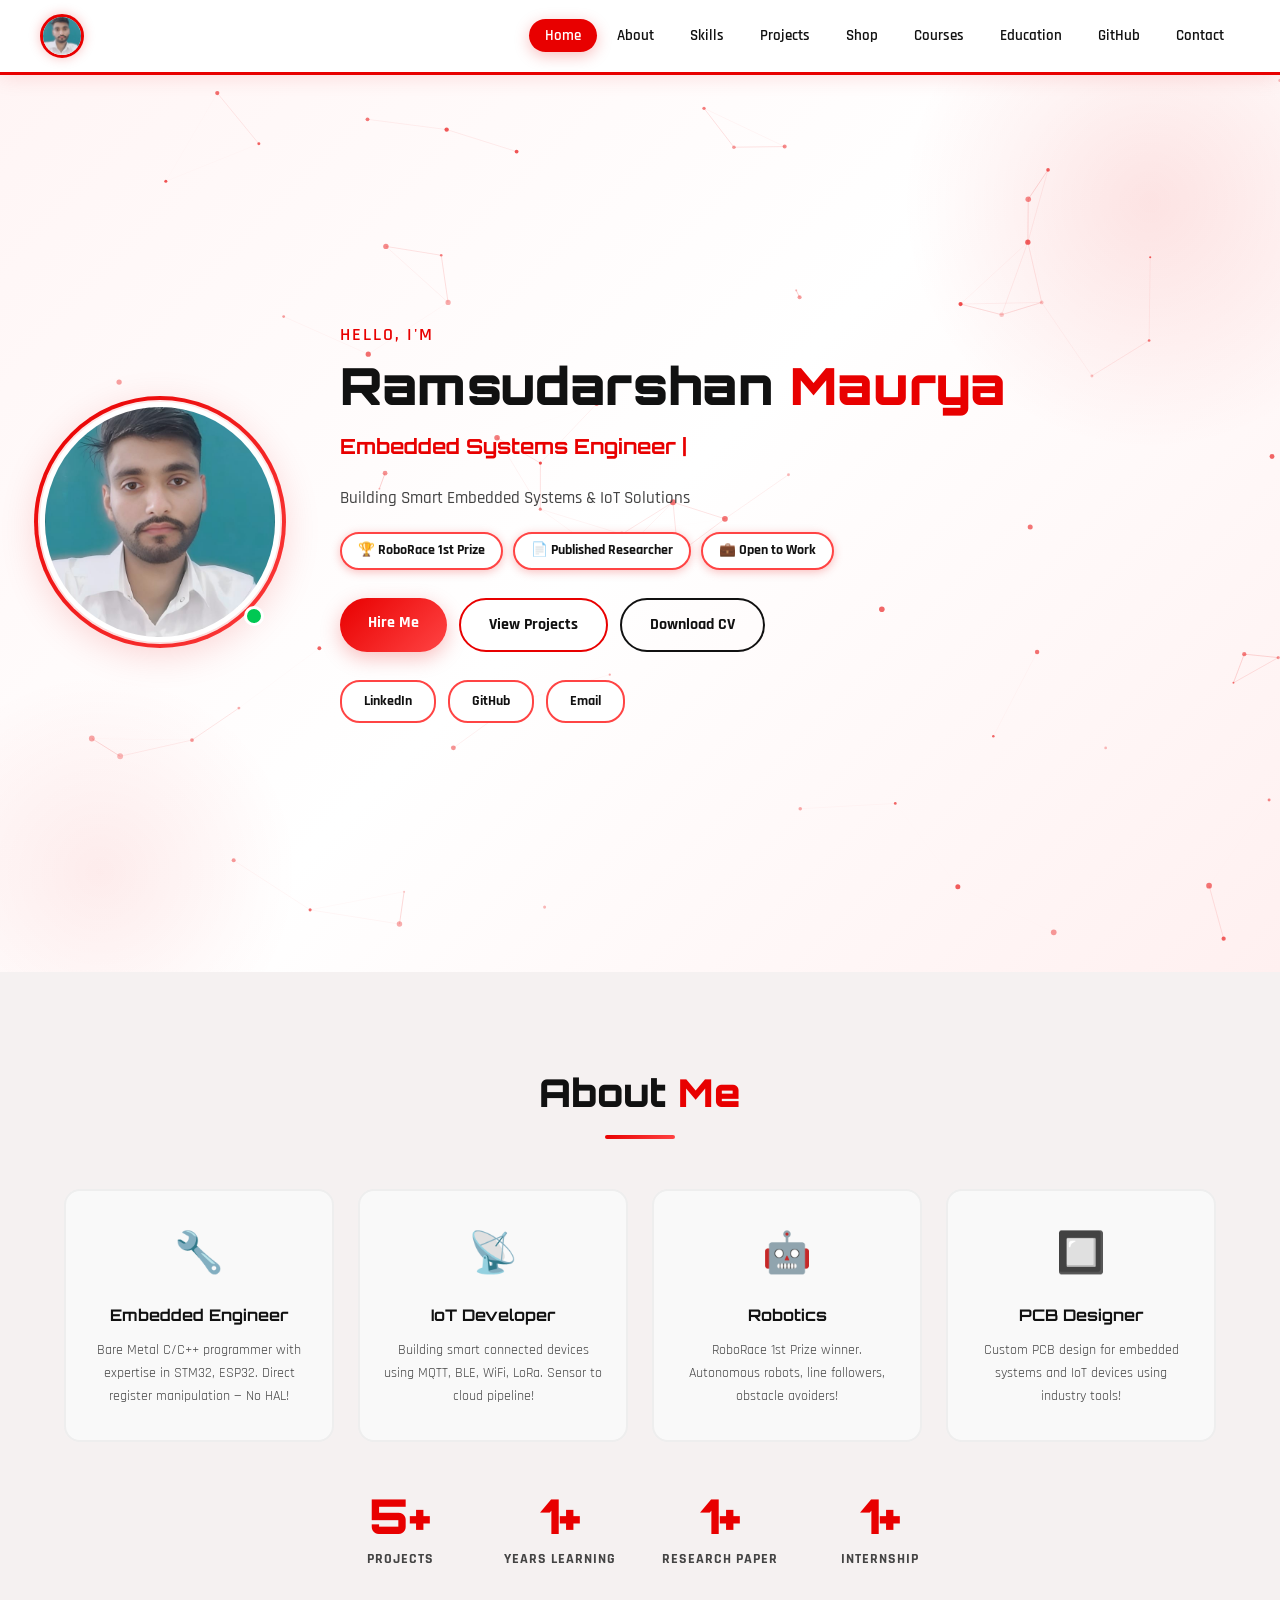
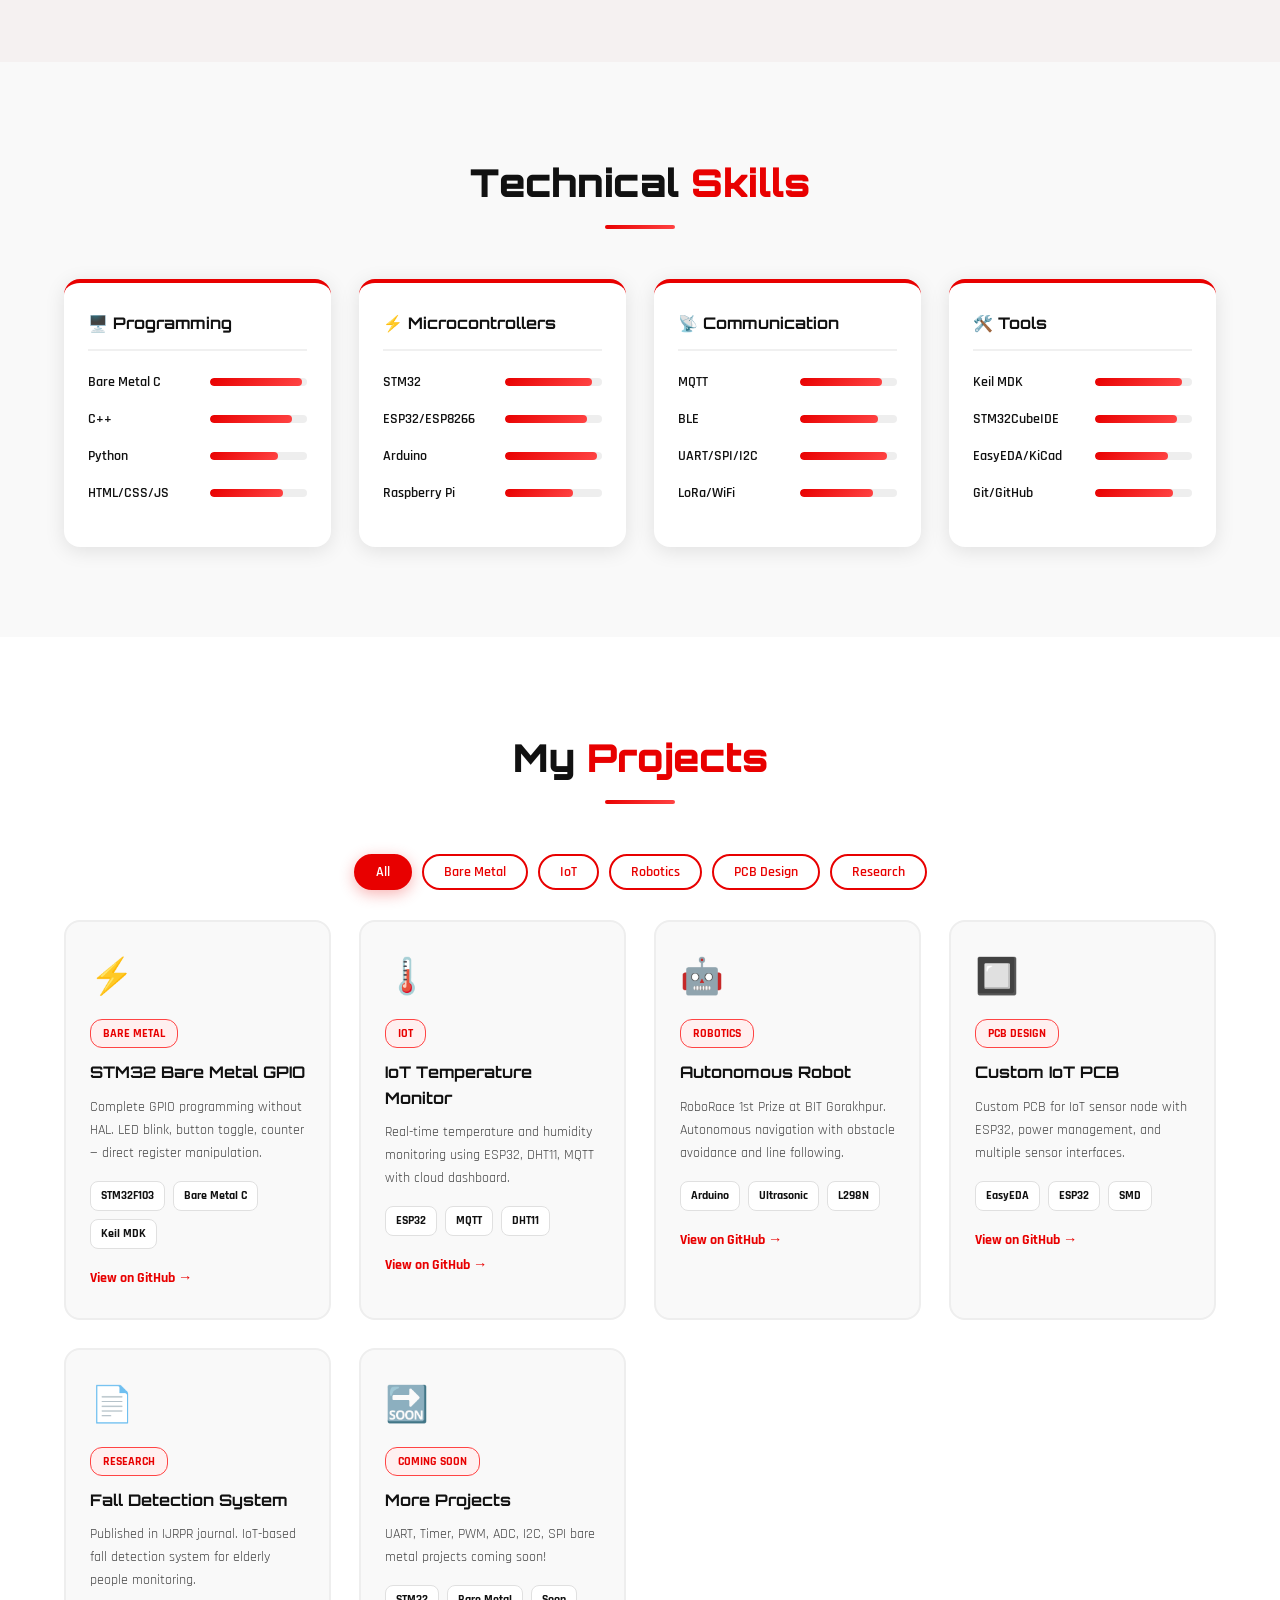
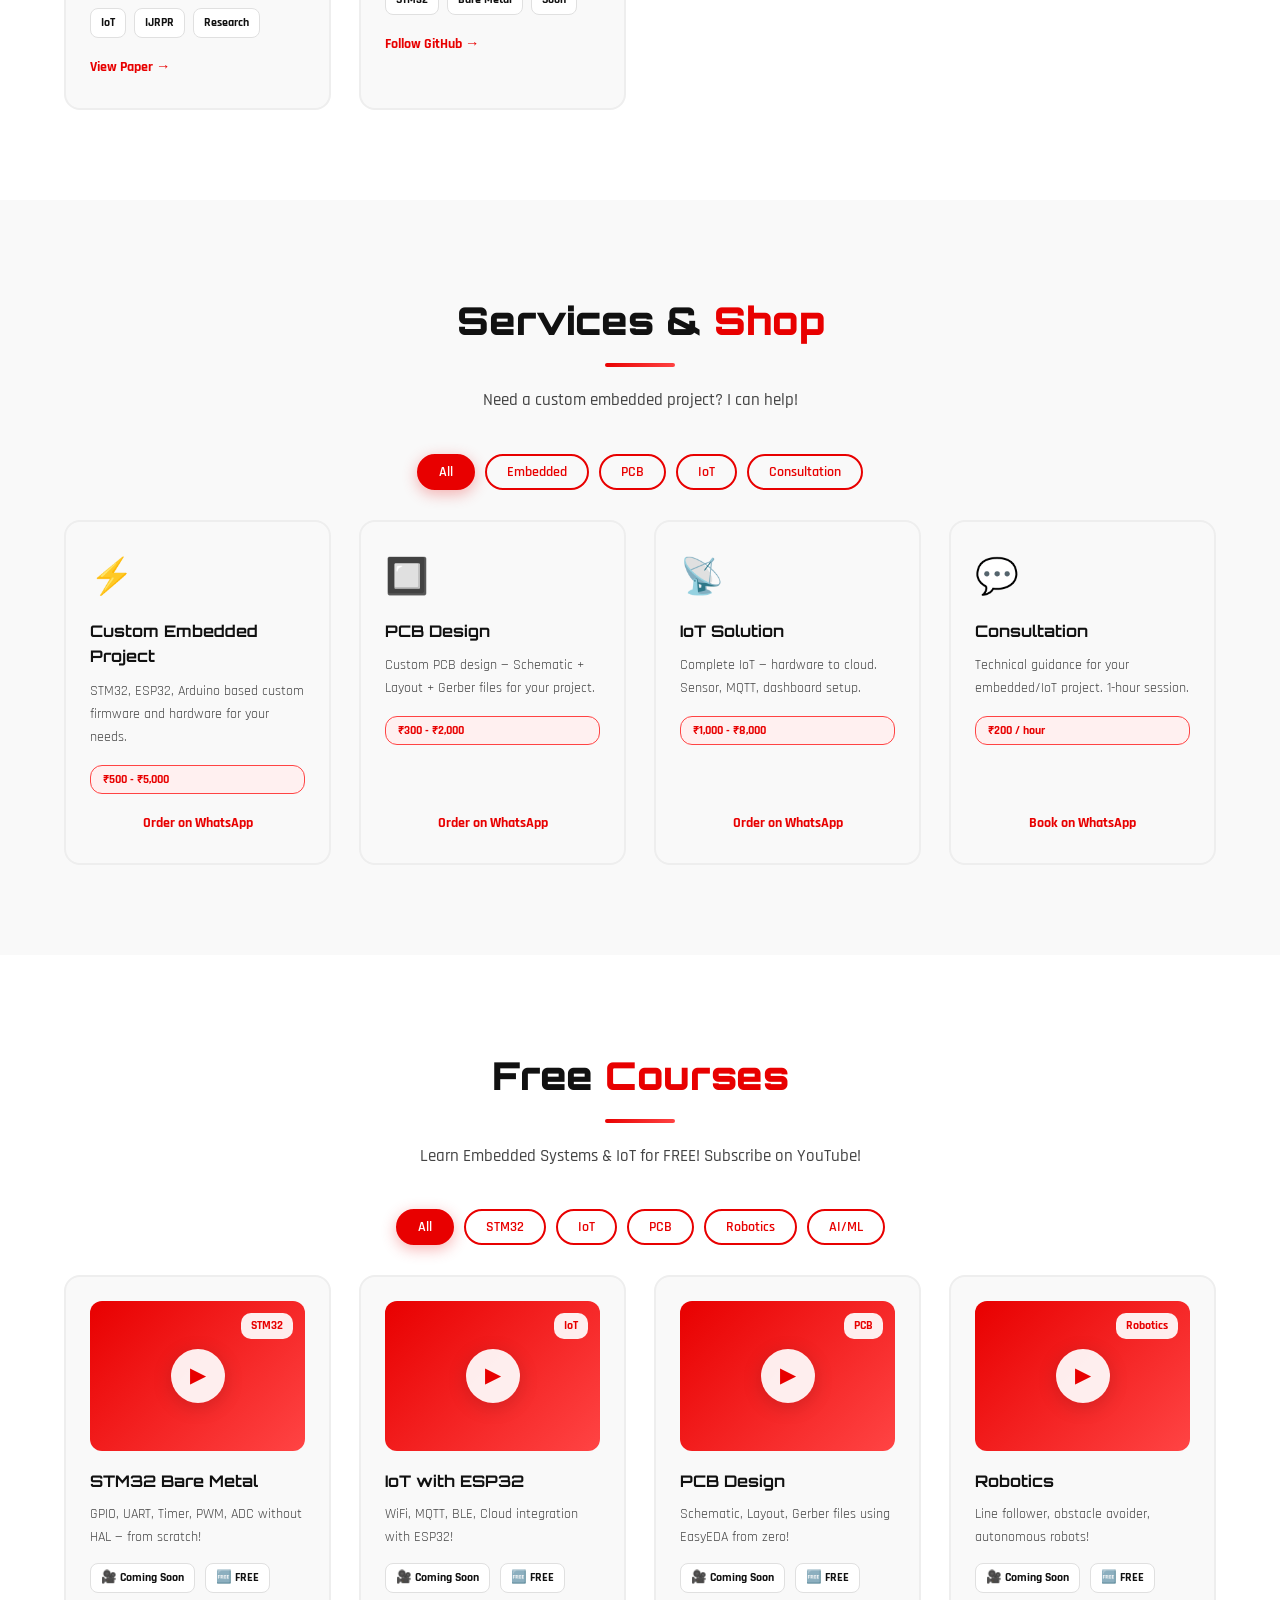
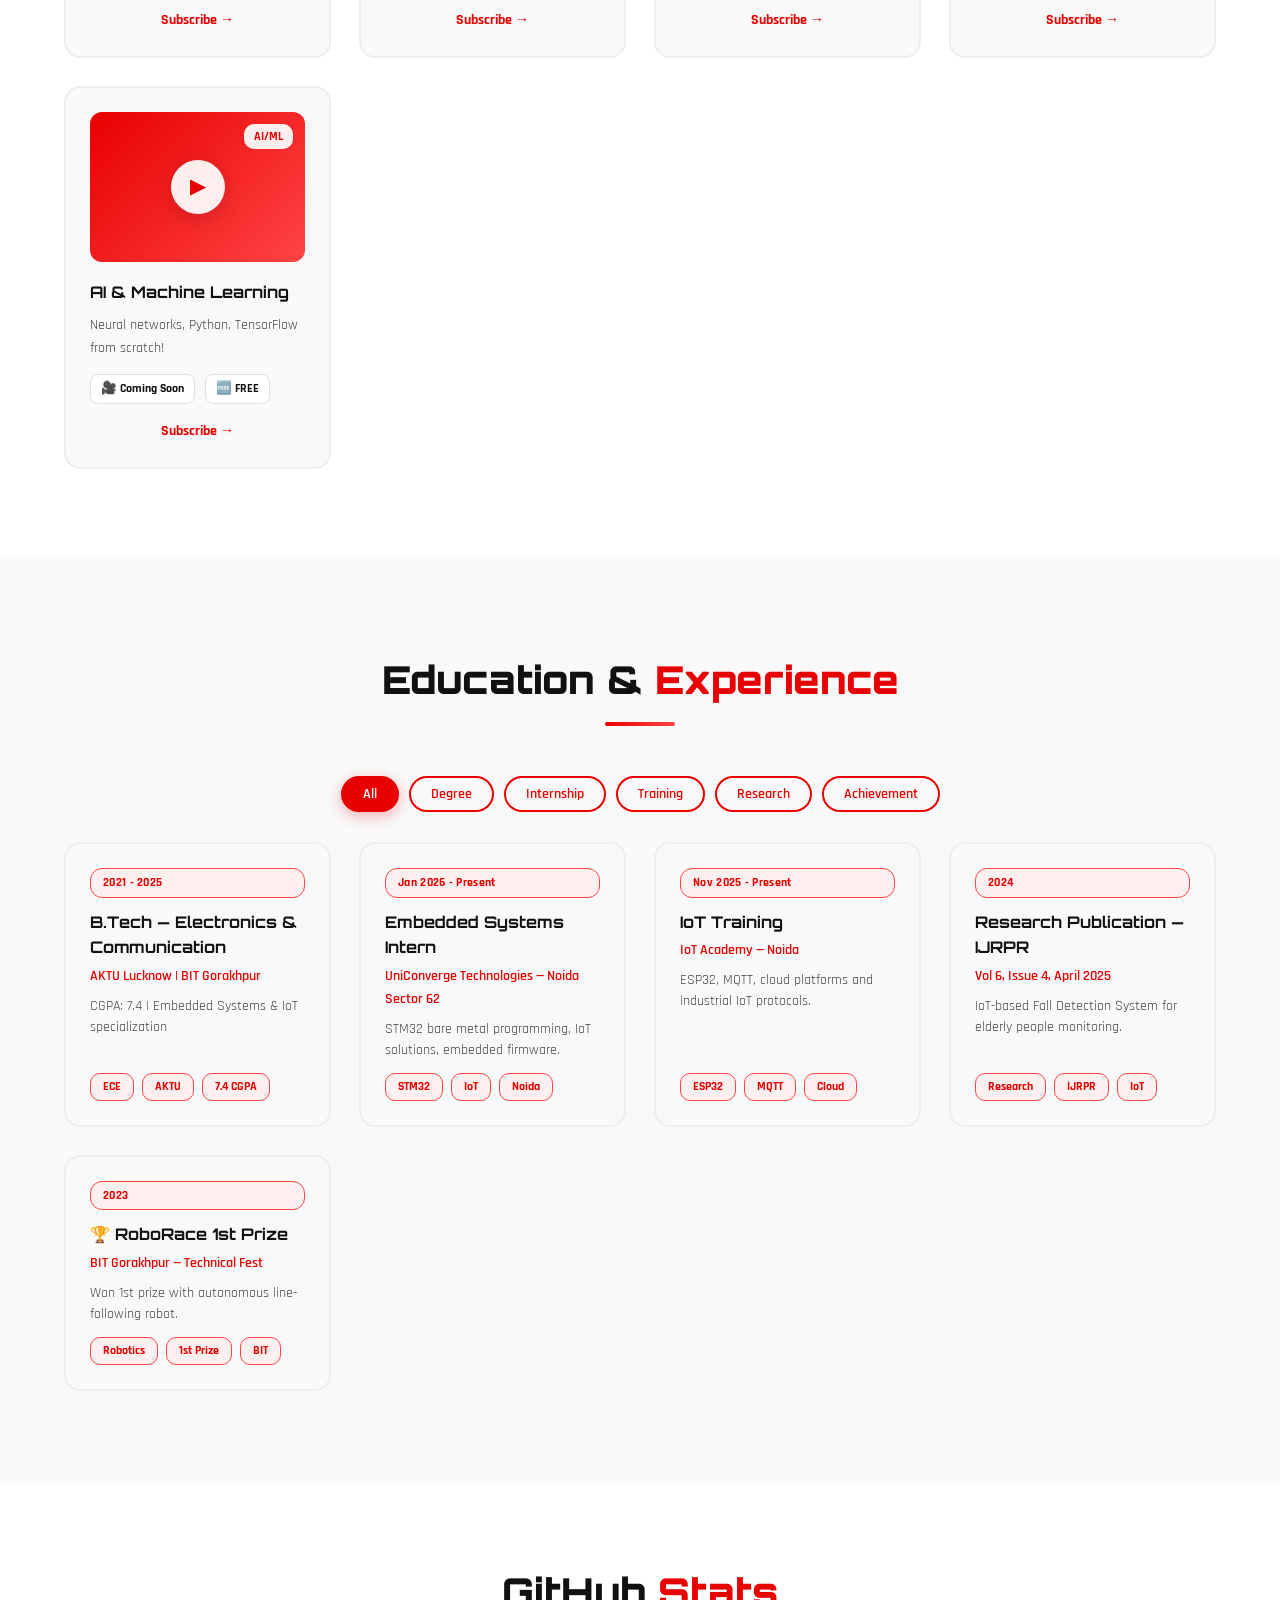
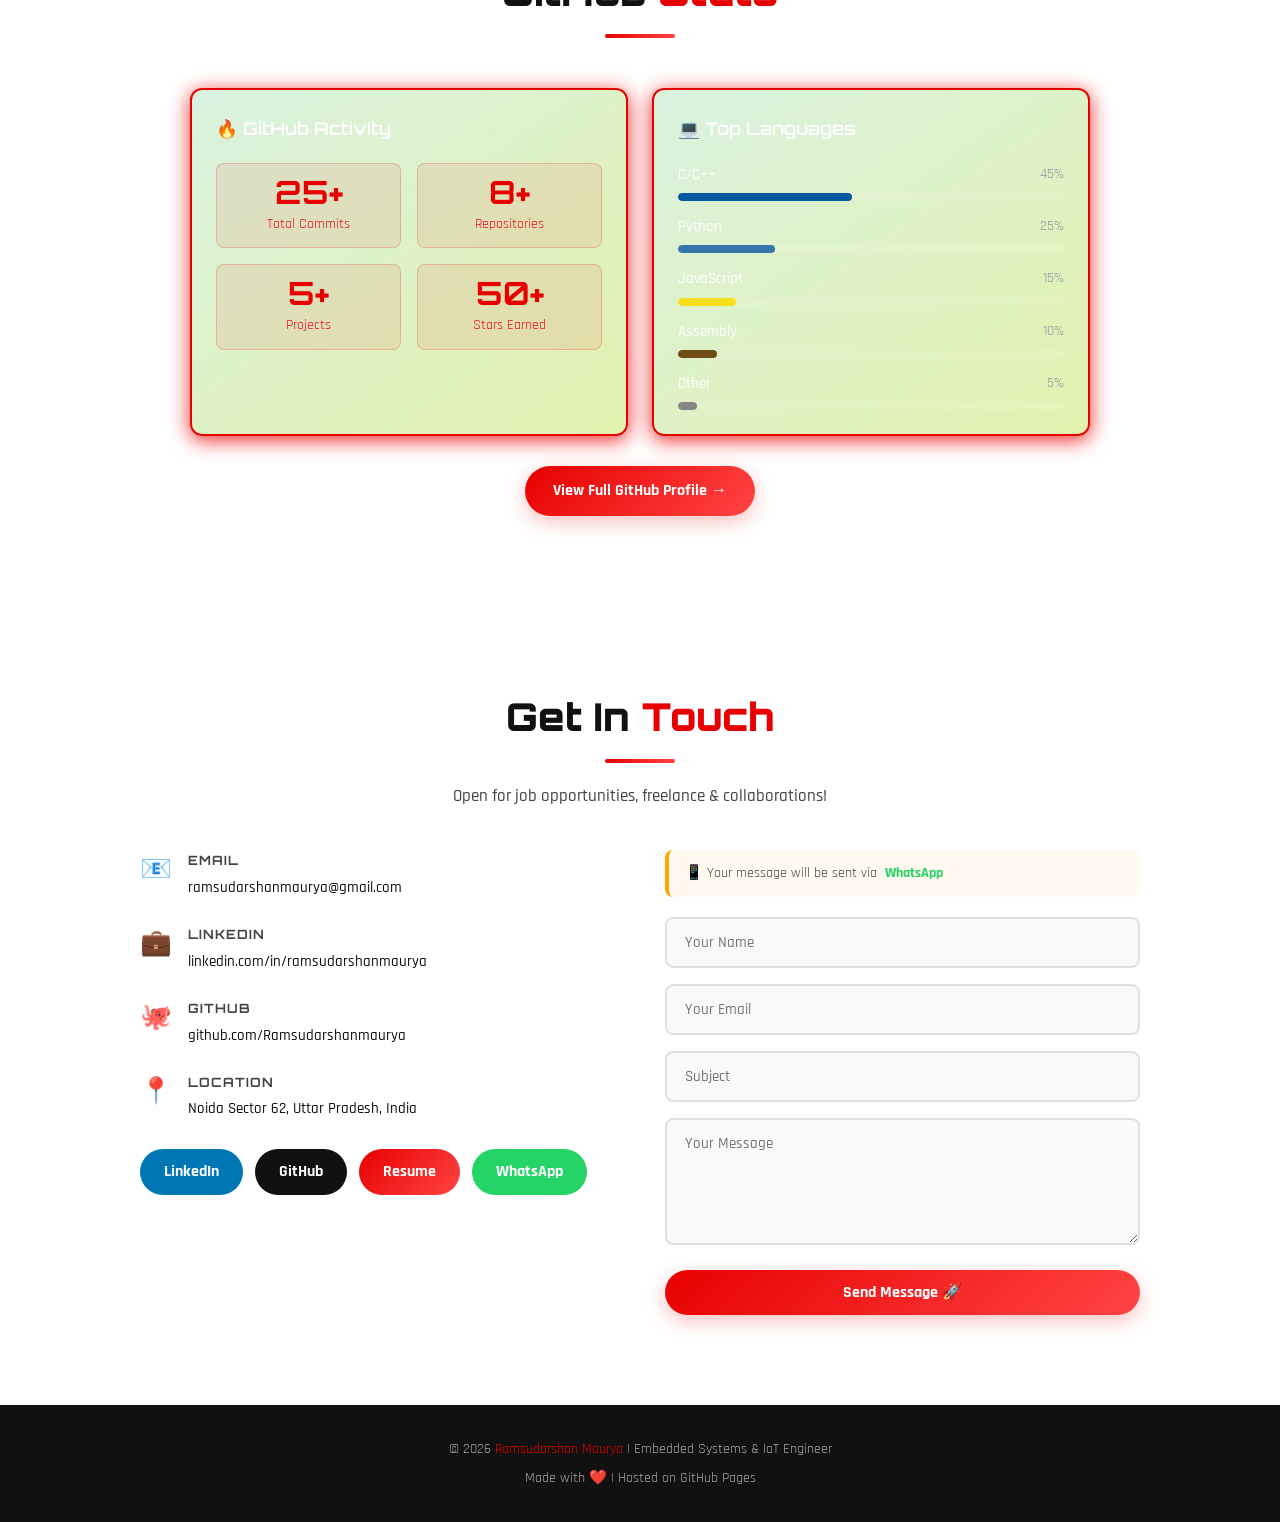
<file: index.html>
<!DOCTYPE html>
<html lang="en">

<!-- ============================================
     HEAD
     ============================================ -->
<head>
    <meta charset="UTF-8">
    <meta name="viewport" content="width=device-width, initial-scale=1.0">
    
    <!-- Primary Meta Tags -->
    <title>Ramsudarshan Maurya | Embedded Systems & IoT Engineer</title>
    <meta name="title" content="Ramsudarshan Maurya | Embedded Systems & IoT Engineer">
    <meta name="description" content="Embedded Systems Engineer specializing in STM32 Bare Metal Programming, IoT Solutions, Robotics & PCB Design. RoboRace 1st Prize Winner. Available for freelance projects.">
    <meta name="keywords" content="Embedded Systems, STM32, IoT, ESP32, Arduino, Bare Metal Programming, PCB Design, Robotics, MQTT, BLE, Embedded Engineer, Ramsudarshan Maurya">
    <meta name="author" content="Ramsudarshan Maurya">
    <meta name="robots" content="index, follow">
    <link rel="canonical" href="https://ramsudarshanmaurya.engineer/">
    <!-- Add Google Search Console verification meta tag here when token is available -->
    <meta name="google-site-verification" content="PASTE_YOUR_SEARCH_CONSOLE_TOKEN_HERE">
    
    <!-- Open Graph / Facebook -->
    <meta property="og:type" content="website">
    <meta property="og:url" content="https://ramsudarshanmaurya.engineer/">
    <meta property="og:title" content="Ramsudarshan Maurya | Embedded Systems & IoT Engineer">
    <meta property="og:description" content="Embedded Systems Engineer specializing in STM32 Bare Metal Programming, IoT Solutions, Robotics & PCB Design.">
    <meta property="og:image" content="https://ramsudarshanmaurya.engineer/profile.jpeg">
    
    <!-- Twitter -->
    <meta property="twitter:card" content="summary_large_image">
    <meta property="twitter:url" content="https://ramsudarshanmaurya.engineer/">
    <meta property="twitter:title" content="Ramsudarshan Maurya | Embedded Systems & IoT Engineer">
    <meta property="twitter:description" content="Embedded Systems Engineer specializing in STM32 Bare Metal Programming, IoT Solutions, Robotics & PCB Design.">
    <meta property="twitter:image" content="https://ramsudarshanmaurya.engineer/profile.jpeg">
    
    <!-- Favicon -->
    <link rel="icon" type="image/png" sizes="32x32" href="data:image/svg+xml,<svg xmlns='http://www.w3.org/2000/svg' viewBox='0 0 100 100'><text y='0.9em' font-size='90'>⚡</text></svg>">
    
    <!-- Stylesheets -->
    <link rel="stylesheet" href="style.css">
    <link href="https://fonts.googleapis.com/css2?family=Orbitron:wght@400;700;900&family=Rajdhani:wght@300;400;500;600;700&display=swap" rel="stylesheet" media="print" onload="this.media='all'">
    <noscript><link href="https://fonts.googleapis.com/css2?family=Orbitron:wght@400;700;900&family=Rajdhani:wght@300;400;500;600;700&display=swap" rel="stylesheet"></noscript>
</head>

<body>

<!-- ============================================
     NAVBAR
     ============================================ -->
<nav class="navbar" id="navbar" role="navigation" aria-label="Main navigation">
    <img src="profile.jpeg" alt="Ramsudarshan Maurya - Embedded Systems Engineer" class="nav-logo-img" loading="eager">
    <ul class="nav-links" id="navLinks">
        <li><a href="#hero">Home</a></li>
        <li><a href="#about">About</a></li>
        <li><a href="#skills">Skills</a></li>
        <li><a href="#projects">Projects</a></li>
        <li><a href="#shop">Shop</a></li>
        <li><a href="#courses">Courses</a></li>
        <li><a href="#education">Education</a></li>
        <li><a href="#github-stats">GitHub</a></li>
        <li><a href="#contact">Contact</a></li>
    </ul>
    <div class="hamburger" id="hamburger">
        <span></span>
        <span></span>
        <span></span>
    </div>
</nav>


<!-- ============================================
     HERO SECTION — Ye JSON se nahi aayega
     Yahan seedha edit karo
     ============================================ -->
<section class="hero" id="hero">

    <!-- PARTICLE CANVAS: JS isko animate karega, content ke peeche rahega -->
    <canvas id="particleCanvas"></canvas>

    <div class="hero-content">

        <div class="hero-photo-wrapper">
            <div class="photo-ring"></div>
            <img src="profile.jpeg" alt="Ramsudarshan Maurya - Professional profile photo" class="hero-photo" loading="eager">
            <div class="status-dot"></div>
        </div>

        <div class="hero-text">
            <p class="hero-greeting">Hello, I'm</p>
            <h1 class="hero-name">Ramsudarshan <span class="accent">Maurya</span></h1>

            <!-- Typewriter — script.js se animate hoga -->
            <div class="typewriter-wrapper">
                <span id="typewriter"></span>
                <span class="cursor">|</span>
            </div>

            <p class="hero-tagline">Building Smart Embedded Systems & IoT Solutions</p>

            <div class="hero-badges">
                <span class="badge">🏆 RoboRace 1st Prize</span>
                <span class="badge">📄 Published Researcher</span>
                <span class="badge">💼 Open to Work</span>
            </div>

            <div class="hero-buttons">
                <a href="#contact" class="btn btn-primary">Hire Me</a>
                <a href="#projects" class="btn btn-secondary">View Projects</a>
                <a href="https://drive.google.com/drive/folders/1SslKdhRWbyK213nZJpzLBBzx7PcJapPm" target="_blank" rel="noopener noreferrer" class="btn btn-outline">Download CV</a>
            </div>

            <div class="hero-socials">
                <a href="https://linkedin.com/in/ramsudarshanmaurya" target="_blank" rel="noopener noreferrer" class="social-btn">LinkedIn</a>
                <a href="https://github.com/Ramsudarshanmaurya" target="_blank" rel="noopener noreferrer" class="social-btn">GitHub</a>
                <a href="mailto:ramsudarshanmaurya@gmail.com" class="social-btn">Email</a>
            </div>
        </div>

    </div>
</section>


<!-- ============================================
     ABOUT SECTION
     Cards aur Stats — data.json se aayenge!
     ============================================ -->
<section class="about" id="about">
    <div class="container">
        <h2 class="section-title">About <span class="accent">Me</span></h2>

        <!-- JS yahan cards daalega -->
        <div class="about-grid"></div>

        <!-- JS yahan stats daalega -->
        <div class="about-stats"></div>
    </div>
</section>


<!-- ============================================
     SKILLS SECTION
     Skill bars — data.json se aayenge!
     ============================================ -->
<section class="skills" id="skills">
    <div class="container">
        <h2 class="section-title">Technical <span class="accent">Skills</span></h2>

        <!-- JS yahan skill categories daalega -->
        <div class="skills-grid"></div>
    </div>
</section>


<!-- ============================================
     PROJECTS SECTION
     Project cards — data.json se aayenge!
     ============================================ -->
<section class="projects" id="projects">
    <div class="container">
        <h2 class="section-title">My <span class="accent">Projects</span></h2>

        <!-- FILTER BUTTONS: In par click karo — category ke hisaab se projects filter honge -->
        <div class="filter-buttons">
            <button class="filter-btn active" data-filter="all">All</button>
            <button class="filter-btn" data-filter="Bare Metal">Bare Metal</button>
            <button class="filter-btn" data-filter="IoT">IoT</button>
            <button class="filter-btn" data-filter="Robotics">Robotics</button>
            <button class="filter-btn" data-filter="PCB Design">PCB Design</button>
            <button class="filter-btn" data-filter="Research">Research</button>
        </div>

        <!-- JS yahan project cards daalega -->
        <div class="projects-grid"></div>
    </div>
</section>


<!-- ============================================
     SHOP SECTION
     Ye JSON se nahi aayega — seedha yahan edit karo
     ============================================ -->
<section class="shop" id="shop">
    <div class="container">

        <h2 class="section-title">Services & <span class="accent">Shop</span></h2>
        <p class="section-sub">Need a custom embedded project? I can help!</p>

        <div class="filter-buttons">
            <button class="filter-btn active" data-filter="all">All</button>
            <button class="filter-btn" data-filter="Embedded">Embedded</button>
            <button class="filter-btn" data-filter="PCB">PCB</button>
            <button class="filter-btn" data-filter="IoT">IoT</button>
            <button class="filter-btn" data-filter="Consultation">Consultation</button>
        </div>

        <div class="shop-grid">

            <div class="shop-card" data-type="Embedded">
                <div class="shop-icon">⚡</div>
                <h3>Custom Embedded Project</h3>
                <p>STM32, ESP32, Arduino based custom firmware and hardware for your needs.</p>
                <div class="shop-price">₹500 - ₹5,000</div>
                <a href="https://wa.me/918808044818?text=Hi!%20I%20need%20a%20custom%20embedded%20project" target="_blank" rel="noopener noreferrer" class="btn btn-shop">Order on WhatsApp</a>
            </div>

            <div class="shop-card" data-type="PCB">
                <div class="shop-icon">🔲</div>
                <h3>PCB Design</h3>
                <p>Custom PCB design — Schematic + Layout + Gerber files for your project.</p>
                <div class="shop-price">₹300 - ₹2,000</div>
                <a href="https://wa.me/918808044818?text=Hi!%20I%20need%20PCB%20design" target="_blank" rel="noopener noreferrer" class="btn btn-shop">Order on WhatsApp</a>
            </div>

            <div class="shop-card" data-type="IoT">
                <div class="shop-icon">📡</div>
                <h3>IoT Solution</h3>
                <p>Complete IoT — hardware to cloud. Sensor, MQTT, dashboard setup.</p>
                <div class="shop-price">₹1,000 - ₹8,000</div>
                <a href="https://wa.me/918808044818?text=Hi!%20I%20need%20IoT%20solution" target="_blank" rel="noopener noreferrer" class="btn btn-shop">Order on WhatsApp</a>
            </div>

            <div class="shop-card" data-type="Consultation">
                <div class="shop-icon">💬</div>
                <h3>Consultation</h3>
                <p>Technical guidance for your embedded/IoT project. 1-hour session.</p>
                <div class="shop-price">₹200 / hour</div>
                <a href="https://wa.me/918808044818?text=Hi!%20I%20need%20consultation" target="_blank" rel="noopener noreferrer" class="btn btn-shop">Book on WhatsApp</a>
            </div>

        </div>
    </div>
</section>


<!-- ============================================
     COURSES SECTION
     Course cards — data.json se aayenge!
     ============================================ -->
<section class="courses" id="courses">
    <div class="container">
        <h2 class="section-title">Free <span class="accent">Courses</span></h2>
        <p class="section-sub">Learn Embedded Systems & IoT for FREE! Subscribe on YouTube!</p>

        <div class="filter-buttons">
            <button class="filter-btn active" data-filter="all">All</button>
            <button class="filter-btn" data-filter="STM32">STM32</button>
            <button class="filter-btn" data-filter="IoT">IoT</button>
            <button class="filter-btn" data-filter="PCB">PCB</button>
            <button class="filter-btn" data-filter="Robotics">Robotics</button>
            <button class="filter-btn" data-filter="AI/ML">AI/ML</button>
        </div>

        <!-- JS yahan course cards daalega -->
        <div class="courses-grid"></div>
    </div>
</section>


<!-- ============================================
     EDUCATION SECTION
     Timeline — data.json se aayega!
     ============================================ -->
<section class="education" id="education">
    <div class="container">
        <h2 class="section-title">Education & <span class="accent">Experience</span></h2>

        <div class="filter-buttons">
            <button class="filter-btn active" data-filter="all">All</button>
            <button class="filter-btn" data-filter="Degree">Degree</button>
            <button class="filter-btn" data-filter="Internship">Internship</button>
            <button class="filter-btn" data-filter="Training">Training</button>
            <button class="filter-btn" data-filter="Research">Research</button>
            <button class="filter-btn" data-filter="Achievement">Achievement</button>
        </div>

        <!-- JS yahan timeline items daalega -->
        <div class="timeline"></div>
    </div>
</section>


<!-- ============================================
     GITHUB STATS SECTION
     ============================================ -->
<section class="github-stats" id="github-stats">
    <div class="container">
        <h2 class="section-title">GitHub <span class="accent">Stats</span></h2>
        
        <div class="github-manual-stats">
            
            <!-- Stats Card -->
            <div class="gh-stat-card">
                <div class="gh-card-title">🔥 GitHub Activity</div>
                <div class="gh-stats-grid">
                    <div class="gh-stat-item">
                        <span class="gh-stat-number">25+</span>
                        <span class="gh-stat-label">Total Commits</span>
                    </div>
                    <div class="gh-stat-item">
                        <span class="gh-stat-number">8+</span>
                        <span class="gh-stat-label">Repositories</span>
                    </div>
                    <div class="gh-stat-item">
                        <span class="gh-stat-number">5+</span>
                        <span class="gh-stat-label">Projects</span>
                    </div>
                    <div class="gh-stat-item">
                        <span class="gh-stat-number">50+</span>
                        <span class="gh-stat-label">Stars Earned</span>
                    </div>
                </div>
            </div>

            <!-- Languages Card -->
            <div class="gh-stat-card">
                <div class="gh-card-title">💻 Top Languages</div>
                <div class="gh-lang-bars">
                    <div class="gh-lang-item">
                        <div class="gh-lang-info">
                            <span class="gh-lang-name">C/C++</span>
                            <span class="gh-lang-percent">45%</span>
                        </div>
                        <div class="gh-lang-bar">
                            <div class="gh-lang-fill gh-fill-cpp"></div>
                        </div>
                    </div>
                    <div class="gh-lang-item">
                        <div class="gh-lang-info">
                            <span class="gh-lang-name">Python</span>
                            <span class="gh-lang-percent">25%</span>
                        </div>
                        <div class="gh-lang-bar">
                            <div class="gh-lang-fill gh-fill-python"></div>
                        </div>
                    </div>
                    <div class="gh-lang-item">
                        <div class="gh-lang-info">
                            <span class="gh-lang-name">JavaScript</span>
                            <span class="gh-lang-percent">15%</span>
                        </div>
                        <div class="gh-lang-bar">
                            <div class="gh-lang-fill gh-fill-js"></div>
                        </div>
                    </div>
                    <div class="gh-lang-item">
                        <div class="gh-lang-info">
                            <span class="gh-lang-name">Assembly</span>
                            <span class="gh-lang-percent">10%</span>
                        </div>
                        <div class="gh-lang-bar">
                            <div class="gh-lang-fill gh-fill-asm"></div>
                        </div>
                    </div>
                    <div class="gh-lang-item">
                        <div class="gh-lang-info">
                            <span class="gh-lang-name">Other</span>
                            <span class="gh-lang-percent">5%</span>
                        </div>
                        <div class="gh-lang-bar">
                            <div class="gh-lang-fill gh-fill-other"></div>
                        </div>
                    </div>
                </div>
            </div>

        </div>
        
        <!-- GitHub Profile Button -->
        <div class="gh-profile-btn-wrap">
            <a href="https://github.com/Ramsudarshanmaurya" target="_blank" rel="noopener noreferrer" class="btn btn-primary">
                View Full GitHub Profile →
            </a>
        </div>
    </div>
</section>


<!-- ============================================
     CONTACT SECTION
     Info — data.json se aayegi!
     id attributes zaroori hain — JS inhe dhundhta hai
     ============================================ -->
<section class="contact" id="contact">
    <div class="container">

        <h2 class="section-title">Get In <span class="accent">Touch</span></h2>
        <p class="section-sub">Open for job opportunities, freelance & collaborations!</p>

        <div class="contact-grid">

            <!-- Left — Contact Info -->
            <div class="contact-info">

                <!-- id="contact-email" — JS yahan email daalega -->
                <div class="contact-item">
                    <span class="contact-icon">📧</span>
                    <div>
                        <h4>Email</h4>
                        <a id="contact-email" href="mailto:ramsudarshanmaurya@gmail.com">ramsudarshanmaurya@gmail.com</a>
                    </div>
                </div>

                <!-- id="contact-linkedin" — JS yahan LinkedIn daalega -->
                <div class="contact-item">
                    <span class="contact-icon">💼</span>
                    <div>
                        <h4>LinkedIn</h4>
                        <a id="contact-linkedin" href="https://linkedin.com/in/ramsudarshanmaurya" target="_blank" rel="noopener noreferrer">linkedin.com/in/ramsudarshanmaurya</a>
                    </div>
                </div>

                <!-- id="contact-github" — JS yahan GitHub daalega -->
                <div class="contact-item">
                    <span class="contact-icon">🐙</span>
                    <div>
                        <h4>GitHub</h4>
                        <a id="contact-github" href="https://github.com/Ramsudarshanmaurya" target="_blank" rel="noopener noreferrer">github.com/Ramsudarshanmaurya</a>
                    </div>
                </div>

                <!-- id="contact-location" — JS yahan location daalega -->
                <div class="contact-item">
                    <span class="contact-icon">📍</span>
                    <div>
                        <h4>Location</h4>
                        <p id="contact-location">Noida Sector 62, Uttar Pradesh, India</p>
                    </div>
                </div>

                <!-- Contact Buttons — id zaroori hain! -->
                <div class="contact-buttons">
                    <a id="btn-linkedin"  href="https://linkedin.com/in/ramsudarshanmaurya" target="_blank" rel="noopener noreferrer" class="btn btn-linkedin">LinkedIn</a>
                    <a id="btn-github-c"  href="https://github.com/Ramsudarshanmaurya" target="_blank" rel="noopener noreferrer" class="btn btn-github-c">GitHub</a>
                    <a id="btn-resume"    href="https://drive.google.com/drive/folders/1SslKdhRWbyK213nZJpzLBBzx7PcJapPm" target="_blank" rel="noopener noreferrer" class="btn btn-resume">Resume</a>
                    <a id="btn-whatsapp"  href="https://wa.me/918808044818?text=Hi%20Ramsudarshan!%20I%20visited%20your%20portfolio." target="_blank" rel="noopener noreferrer" class="btn btn-whatsapp">WhatsApp</a>
                </div>

            </div>

            <!-- Right — Contact Form -->
            <div class="contact-form">
                                <div class="form-info">
                                    <p>📱 Your message will be sent via <strong>WhatsApp</strong></p>
                                </div>
                <form id="contactForm">
                    <div class="form-group">
                        <input id="contact-name" name="name" type="text" placeholder="Your Name" required>
                    </div>
                    <div class="form-group">
                        <input id="contact-email-input" name="email" type="email" placeholder="Your Email" required>
                    </div>
                    <div class="form-group">
                        <input id="contact-subject" name="subject" type="text" placeholder="Subject">
                    </div>
                    <div class="form-group">
                        <textarea id="contact-message" name="message" placeholder="Your Message" rows="5" required></textarea>
                    </div>
                    <button type="submit" class="btn btn-primary btn-full">Send Message 🚀</button>
                </form>
            </div>

        </div>
    </div>
</section>


<!-- ============================================
     FOOTER
     id="footer-year" — JS automatically year daalega
     ============================================ -->
<footer class="footer">
    <p>© <span id="footer-year"></span> <span class="accent">Ramsudarshan Maurya</span> | Embedded Systems & IoT Engineer</p>
    <p>Made with ❤️ | Hosted on GitHub Pages</p>
</footer>


<!-- JS file — sabse last mein -->
<script src="script.js"></script>

</body>
</html>
</file>
<file: style.css>
/* ============================================
   RAMSUDARSHAN MAURYA — Portfolio CSS
   style.css | RED Theme
   ============================================ */

/* ============================================
   CSS VARIABLES — Yahan se colors change karo
   ============================================ */
:root {
  --red:        #e80000;
  --red-dark:   #b00000;
  --red-light:  #ff4444;
  --red-pale:   #fff0f0;
  --red-glow:   rgba(232, 0, 0, 0.25);

  --text:       #111111;
  --text-light: #444444;
  --white:      #ffffff;
  --bg:         #f9f9f9;
  --shadow:     rgba(0, 0, 0, 0.10);

  --grad-red: linear-gradient(135deg, #e80000, #ff4444);

  --font-display: 'Orbitron', monospace;
  --font-body:    'Rajdhani', sans-serif;

  --radius:    16px;
  --radius-sm: 8px;
  --transition: 0.3s cubic-bezier(0.4, 0, 0.2, 1);
}

/* ============================================
   RESET & BASE
   ============================================ */
*, *::before, *::after {
  box-sizing: border-box;
  margin: 0;
  padding: 0;
}

html {
  scroll-behavior: smooth;
}

body {
  font-family: var(--font-body);
  background: var(--bg);
  color: var(--text);
  line-height: 1.6;
  overflow-x: hidden;
  padding-top: 72px; /* Navbar height */
}

a { text-decoration: none; color: inherit; }
ul { list-style: none; }
img { max-width: 100%; display: block; }

.container {
  max-width: 1200px;
  margin: 0 auto;
  padding: 0 24px;
}

/* Scrollbar */
::-webkit-scrollbar { width: 6px; }
::-webkit-scrollbar-track { background: #f0f0f0; }
::-webkit-scrollbar-thumb {
  background: var(--red);
  border-radius: 10px;
}

/* Accent color — RED */
.accent {
  color: var(--red);
}

/* ============================================
   NAVBAR
   ============================================ */
.navbar {
  position: fixed;        /* Hamesha upar rahega */
  top: 0;
  left: 0;
  right: 0;
  width: 100%;
  z-index: 9999;          /* Sabke upar */
  display: flex;
  align-items: center;
  justify-content: space-between;
  padding: 14px 40px;
  background: rgba(255, 255, 255, 0.97);
  -webkit-backdrop-filter: blur(16px);
  backdrop-filter: blur(16px);
  border-bottom: 3px solid var(--red);
  box-shadow: 0 2px 20px rgba(232, 0, 0, 0.12);
  transition: var(--transition);
}

/* Logo text */
.nav-logo {
  font-family: var(--font-display);
  font-size: 1.5rem;
  font-weight: 900;
  color: var(--text);
  letter-spacing: 2px;
}

/* Logo photo */
.nav-logo-img {
  width: 44px;
  height: 44px;
  border-radius: 50%;
  border: 3px solid var(--red);
  object-fit: cover;
  cursor: pointer;
  transition: var(--transition);
  box-shadow: 0 0 12px var(--red-glow);
}

.nav-logo-img:hover {
  transform: scale(1.1);
  box-shadow: 0 0 20px var(--red-glow);
}

/* Nav links */
.nav-links {
  display: flex;
  gap: 4px;
  align-items: center;
}

.nav-links a {
  font-family: var(--font-body);
  font-size: 0.95rem;
  font-weight: 600;
  color: var(--text);
  padding: 7px 16px;
  border-radius: 20px;
  transition: var(--transition);
}

.nav-links a:hover {
  background: var(--red);
  color: #fff;
  box-shadow: 0 4px 15px var(--red-glow);
  transform: translateY(-2px);
}

/* Active nav link — current section */
.nav-active {
  background: var(--red) !important;
  color: #fff !important;
  box-shadow: 0 4px 15px var(--red-glow);
}

/* Hamburger — mobile menu */
.hamburger {
  display: none;
  flex-direction: column;
  gap: 5px;
  cursor: pointer;
}

.hamburger span {
  display: block;
  width: 26px;
  height: 3px;
  border-radius: 2px;
  background: var(--red);
  transition: var(--transition);
}

/* ============================================
   HERO SECTION
   ============================================ */
.hero {
  min-height: 100vh;
  display: flex;
  align-items: center;
  background: linear-gradient(135deg, #fff5f5 0%, #ffffff 50%, #fff0f0 100%);
  position: relative;
  padding: 60px 40px;
  overflow: hidden;
}

/* Background blobs */
.hero::before {
  content: '';
  position: absolute;
  top: -120px;
  right: -120px;
  width: 500px;
  height: 500px;
  border-radius: 50%;
  background: radial-gradient(circle, rgba(232,0,0,0.10), transparent 70%);
  animation: blob1 8s ease-in-out infinite;
}

.hero::after {
  content: '';
  position: absolute;
  bottom: -100px;
  left: -100px;
  width: 400px;
  height: 400px;
  border-radius: 50%;
  background: radial-gradient(circle, rgba(232,0,0,0.07), transparent 70%);
  animation: blob2 10s ease-in-out infinite;
}

@keyframes blob1 {
  0%, 100% { transform: translate(0, 0) scale(1); }
  50%       { transform: translate(-30px, 30px) scale(1.1); }
}

@keyframes blob2 {
  0%, 100% { transform: translate(0, 0) scale(1); }
  50%       { transform: translate(30px, -30px) scale(1.08); }
}

.hero-content {
  display: flex;
  align-items: center;
  gap: 60px;
  max-width: 1200px;
  margin: 0 auto;
  width: 100%;
  position: relative;
  z-index: 1;
}

/* Profile Photo */
.hero-photo-wrapper {
  position: relative;
  flex-shrink: 0;
}

.hero-photo {
  width: 240px;
  height: 240px;
  border-radius: 50%;
  object-fit: cover;
  border: 5px solid #fff;
  box-shadow: 0 8px 40px rgba(232,0,0,0.2);
  position: relative;
  z-index: 3;
}

/* Spinning red ring around photo */
.photo-ring {
  position: absolute;
  inset: -6px;
  border-radius: 50%;
  background: var(--grad-red);
  z-index: 0;
  animation: spin-ring 6s linear infinite;
}

.hero-photo-wrapper::before {
  content: '';
  position: absolute;
  inset: -2px;
  border-radius: 50%;
  background: linear-gradient(135deg, #fff5f5, #fff);
  z-index: 1;
}

@keyframes spin-ring {
  from { transform: rotate(0deg); }
  to   { transform: rotate(360deg); }
}

/* Online green dot */
.status-dot {
  position: absolute;
  bottom: 16px;
  right: 16px;
  width: 20px;
  height: 20px;
  background: #00c853;
  border-radius: 50%;
  border: 3px solid #fff;
  z-index: 4;
  animation: pulse-dot 2s infinite;
}

@keyframes pulse-dot {
  0%, 100% { box-shadow: 0 0 8px rgba(0,200,83,0.5); }
  50%       { box-shadow: 0 0 20px rgba(0,200,83,0.7); }
}

/* Hero Text */
.hero-text { flex: 1; }

.hero-greeting {
  font-size: 1.1rem;
  font-weight: 600;
  color: var(--red);
  letter-spacing: 2px;
  text-transform: uppercase;
  margin-bottom: 8px;
}

.hero-name {
  font-family: var(--font-display);
  font-size: clamp(2rem, 4vw, 3.2rem);
  font-weight: 900;
  color: var(--text);
  line-height: 1.1;
  margin-bottom: 16px;
}

/* Typewriter text */
.typewriter-wrapper {
  font-family: var(--font-display);
  font-size: clamp(1rem, 2vw, 1.3rem);
  font-weight: 700;
  color: var(--red);
  margin-bottom: 14px;
  min-height: 2em;
}

.cursor {
  color: var(--red);
  animation: blink 0.8s infinite;
}

@keyframes blink {
  0%, 100% { opacity: 1; }
  50%       { opacity: 0; }
}

.hero-tagline {
  font-size: 1.05rem;
  color: var(--text-light);
  margin-bottom: 20px;
  font-weight: 500;
}

/* Badges */
.hero-badges {
  display: flex;
  flex-wrap: wrap;
  gap: 10px;
  margin-bottom: 28px;
}

.badge {
  padding: 6px 16px;
  border-radius: 20px;
  font-size: 0.85rem;
  font-weight: 700;
  color: var(--text);
  background: #fff;
  border: 2px solid var(--red-light);
  box-shadow: 0 2px 10px var(--red-glow);
}

/* Buttons */
.hero-buttons {
  display: flex;
  flex-wrap: wrap;
  gap: 12px;
  margin-bottom: 28px;
}

.btn {
  display: inline-block;
  padding: 12px 28px;
  border-radius: 30px;
  font-family: var(--font-body);
  font-size: 1rem;
  font-weight: 700;
  cursor: pointer;
  transition: var(--transition);
  border: none;
  text-align: center;
}

/* Red filled button */
.btn-primary {
  background: var(--grad-red);
  color: #fff;
  box-shadow: 0 6px 20px var(--red-glow);
}
.btn-primary:hover {
  transform: translateY(-3px);
  box-shadow: 0 10px 30px rgba(232,0,0,0.4);
}

/* White button with red border */
.btn-secondary {
  background: #fff;
  color: var(--text);
  border: 2px solid var(--red);
}
.btn-secondary:hover {
  background: var(--red-pale);
  transform: translateY(-3px);
}

/* Outline button */
.btn-outline {
  background: transparent;
  color: var(--text);
  border: 2px solid var(--text);
}
.btn-outline:hover {
  background: var(--text);
  color: #fff;
  transform: translateY(-3px);
}

/* Social buttons */
.hero-socials {
  display: flex;
  gap: 12px;
  flex-wrap: wrap;
}

.social-btn {
  padding: 8px 22px;
  border-radius: 20px;
  font-weight: 700;
  font-size: 0.9rem;
  background: #fff;
  color: var(--text);
  border: 2px solid var(--red-light);
  transition: var(--transition);
}

.social-btn:hover {
  background: var(--red);
  color: #fff;
  transform: translateY(-3px);
  border-color: var(--red);
}

/* ============================================
   SECTION COMMON STYLES
   ============================================ */
section {
  padding: 90px 0;
}

/* Section heading */
.section-title {
  font-family: var(--font-display);
  font-size: clamp(1.6rem, 3vw, 2.4rem);
  font-weight: 900;
  color: var(--text);
  text-align: center;
  margin-bottom: 50px;
}

/* Red underline below heading */
.section-title::after {
  content: '';
  display: block;
  width: 70px;
  height: 4px;
  margin: 12px auto 0;
  border-radius: 2px;
  background: var(--grad-red);
}

.section-sub {
  text-align: center;
  color: var(--text-light);
  font-size: 1.05rem;
  margin-top: -30px;
  margin-bottom: 40px;
  font-weight: 500;
}

/* ============================================
   ABOUT SECTION
   ============================================ */
.about {
  background: #f5f1f1;
}

.about-grid {
  display: grid;
  grid-template-columns: repeat(auto-fit, minmax(220px, 1fr));
  gap: 24px;
  margin-bottom: 50px;
}

.about-card {
  background: var(--bg);
  border-radius: var(--radius);
  padding: 32px 24px;
  text-align: center;
  border: 2px solid #eee;
  transition: var(--transition);
}

.about-card:hover {
  transform: translateY(-8px);
  border-color: var(--red-light);
  box-shadow: 0 16px 40px var(--red-glow);
  background: #fff;
}

.about-icon {
  font-size: 2.5rem;
  margin-bottom: 16px;
}

.about-card h3 {
  font-family: var(--font-display);
  font-size: 1rem;
  font-weight: 700;
  color: var(--text);
  margin-bottom: 10px;
}

.about-card p {
  font-size: 0.9rem;
  color: var(--text-light);
  line-height: 1.6;
}

/* Stats — 5+ Projects etc */
.about-stats {
  display: flex;
  justify-content: center;
  flex-wrap: wrap;
  gap: 40px;
}

.stat {
  text-align: center;
  min-width: 120px;
}

.stat-num {
  display: block;
  font-family: var(--font-display);
  font-size: 3rem;
  font-weight: 900;
  color: var(--red);
  line-height: 1;
  margin-bottom: 6px;
}

.stat-label {
  font-size: 0.85rem;
  font-weight: 700;
  color: var(--text-light);
  letter-spacing: 1px;
  text-transform: uppercase;
}

/* ============================================
   SKILLS SECTION
   ============================================ */
.skills {
  background: var(--bg);
}

.skills-grid {
  display: grid;
  grid-template-columns: repeat(auto-fit, minmax(260px, 1fr));
  gap: 28px;
}

.skill-category {
  background: #fff;
  border-radius: var(--radius);
  padding: 28px 24px;
  box-shadow: 0 4px 20px var(--shadow);
  border-top: 4px solid var(--red);
  transition: var(--transition);
}

.skill-category:hover {
  transform: translateY(-6px);
  box-shadow: 0 12px 35px var(--red-glow);
}

.skill-category h3 {
  font-family: var(--font-display);
  font-size: 1rem;
  font-weight: 700;
  color: var(--text);
  margin-bottom: 20px;
  padding-bottom: 12px;
  border-bottom: 2px solid #f0f0f0;
}

.skill-item {
  display: flex;
  align-items: center;
  gap: 12px;
  margin-bottom: 14px;
}

.skill-item span {
  min-width: 110px;
  font-size: 0.9rem;
  font-weight: 600;
  color: var(--text);
}

.skill-bar {
  flex: 1;
  height: 8px;
  background: #eee;
  border-radius: 4px;
  overflow: hidden;
}

/* Red fill bar — width comes from JS */
.skill-fill {
  height: 100%;
  border-radius: 4px;
  background: var(--grad-red);
  width: 0;
  transition: width 1.5s cubic-bezier(0.4, 0, 0.2, 1);
}

/* ============================================
   PROJECTS SECTION
   ============================================ */
.projects {
  background: #fff;
}

.projects-grid {
  display: grid;
  grid-template-columns: repeat(auto-fit, minmax(300px, 1fr));
  gap: 28px;
}

.project-card {
  background: var(--bg);
  border-radius: var(--radius);
  padding: 28px 24px;
  border: 2px solid #eee;
  transition: var(--transition);
  position: relative;
  overflow: hidden;
}

/* Red line appears at bottom on hover */
.project-card::after {
  content: '';
  position: absolute;
  bottom: 0;
  left: 0;
  right: 0;
  height: 4px;
  background: var(--grad-red);
  transform: scaleX(0);
  transition: var(--transition);
  transform-origin: left;
}

.project-card:hover::after {
  transform: scaleX(1);
}

.project-card:hover {
  transform: translateY(-8px);
  box-shadow: 0 20px 50px var(--red-glow);
  border-color: var(--red-light);
  background: #fff;
}

.project-icon {
  font-size: 2.2rem;
  margin-bottom: 12px;
}

.project-tag {
  display: inline-block;
  padding: 4px 12px;
  border-radius: 12px;
  font-size: 0.75rem;
  font-weight: 700;
  margin-bottom: 12px;
  text-transform: uppercase;
  background: #fff0f0;
  color: var(--red);
  border: 1.5px solid var(--red-light);
}

.project-card h3 {
  font-family: var(--font-display);
  font-size: 1rem;
  font-weight: 700;
  color: var(--text);
  margin-bottom: 10px;
}

.project-card p {
  font-size: 0.9rem;
  color: var(--text-light);
  line-height: 1.6;
  margin-bottom: 16px;
}

.project-tech {
  display: flex;
  flex-wrap: wrap;
  gap: 8px;
  margin-bottom: 16px;
}

.project-tech span {
  padding: 4px 10px;
  border-radius: 8px;
  background: #fff;
  font-size: 0.78rem;
  font-weight: 700;
  color: var(--text);
  border: 1.5px solid #e0e0e0;
}

.project-link {
  font-weight: 700;
  font-size: 0.9rem;
  color: var(--red);
  transition: var(--transition);
}

.project-link:hover {
  letter-spacing: 1px;
  color: var(--red-dark);
}

.project-card.coming { opacity: 0.75; }
.project-card.coming:hover { opacity: 1; }

/* ============================================
   SHOP SECTION
   ============================================ */
.shop {
  background: var(--bg);
}

.shop-grid {
  display: grid;
  grid-template-columns: repeat(auto-fit, minmax(300px, 1fr));
  gap: 28px;
}

.shop-card {
  background: var(--bg);
  border-radius: var(--radius);
  padding: 28px 24px;
  text-align: left;
  border: 2px solid #eee;
  box-shadow: none;
  transition: var(--transition);
  position: relative;
  overflow: hidden;
  height: 100%;
  display: flex;
  flex-direction: column;
}

.shop-card::after {
  content: '';
  position: absolute;
  left: 0;
  right: 0;
  bottom: 0;
  height: 4px;
  background: var(--grad-red);
  transform: scaleX(0);
  transform-origin: left;
  transition: var(--transition);
}

.shop-card:hover::after {
  transform: scaleX(1);
}

.shop-card:hover {
  transform: translateY(-8px);
  box-shadow: 0 20px 50px var(--red-glow);
  border-color: var(--red-light);
  background: #fff;
}

.shop-icon { font-size: 2.2rem; margin-bottom: 12px; }

.shop-card h3 {
  font-family: var(--font-display);
  font-size: 1rem;
  font-weight: 700;
  color: var(--text);
  margin-bottom: 10px;
}

.shop-card p {
  font-size: 0.9rem;
  color: var(--text-light);
  margin-bottom: 16px;
  line-height: 1.6;
}

.shop-price {
  display: inline-block;
  padding: 4px 12px;
  border-radius: 12px;
  font-size: 0.75rem;
  font-weight: 700;
  color: var(--red);
  background: #fff0f0;
  border: 1.5px solid var(--red-light);
  margin-bottom: 18px;
/* Make entire thumbnail clickable */
.course-thumb-link {
  display: block;
  text-decoration: none;
  cursor: pointer;
  transition: var(--transition);
}

.course-thumb-link:hover .course-thumb {
  transform: scale(1.02);
  box-shadow: 0 8px 25px var(--red-glow);
}

}

.btn-shop {
  background: transparent;
  color: var(--red);
  padding: 0;
  border-radius: 0;
  font-weight: 700;
  font-size: 0.9rem;
  display: inline-block;
  box-shadow: none;
  transition: var(--transition);
  margin-top: auto;
}

.btn-shop:hover {
  transform: none;
  letter-spacing: 1px;
}

/* ============================================
   COURSES SECTION
   ============================================ */
.courses {
  background: #fff;
}

.courses-grid {
  display: grid;
  grid-template-columns: repeat(auto-fit, minmax(300px, 1fr));
  gap: 28px;
}

.course-card {
  background: var(--bg);
  border-radius: var(--radius);
  padding: 24px;
  overflow: hidden;
  box-shadow: none;
  border: 2px solid #eee;
  transition: var(--transition);
  position: relative;
  height: 100%;
  display: flex;
  flex-direction: column;
}

.course-card::after {
  content: '';
  position: absolute;
  left: 0;
  right: 0;
  bottom: 0;
  height: 4px;
  background: var(--grad-red);
  transform: scaleX(0);
  transform-origin: left;
  transition: var(--transition);
}

.course-card:hover::after {
  transform: scaleX(1);
}

.course-card:hover {
  transform: translateY(-8px);
  box-shadow: 0 18px 45px var(--red-glow);
  border-color: var(--red-light);
  background: #fff;
}

/* Red thumbnail area */
.course-thumb {
  height: 150px;
  display: flex;
  align-items: center;
  justify-content: center;
  position: relative;
  background: var(--grad-red);
  border-radius: 12px;
  margin-bottom: 18px;
}

.play-btn {
  width: 54px;
  height: 54px;
  border-radius: 50%;
  background: rgba(255,255,255,0.92);
  display: flex;
  align-items: center;
  justify-content: center;
  font-size: 1.3rem;
  color: var(--red);
  box-shadow: 0 4px 20px rgba(0,0,0,0.15);
  transition: var(--transition);
  cursor: pointer;
}

.course-card:hover .play-btn,
.course-thumb-link:hover .play-btn {
  transform: scale(1.15);
}

.course-label {
  position: absolute;
  top: 12px;
  right: 12px;
  background: rgba(255,255,255,0.92);
  padding: 3px 10px;
  border-radius: 10px;
  font-size: 0.75rem;
  font-weight: 700;
  color: var(--red);
}

.course-card h3 {
  font-family: var(--font-display);
  font-size: 1rem;
  font-weight: 700;
  color: var(--text);
  margin: 0 0 8px;
}

.course-card p {
  font-size: 0.9rem;
  color: var(--text-light);
  margin: 0 0 14px;
  line-height: 1.6;
}

.course-meta {
  display: flex;
  flex-wrap: wrap;
  gap: 10px;
  margin: 0 0 16px;
}

.course-meta span {
  font-size: 0.78rem;
  font-weight: 700;
  padding: 4px 10px;
  border-radius: 8px;
  background: #fff;
  color: var(--text);
  border: 1.5px solid #e0e0e0;
}

.btn-course {
  display: inline-block;
  margin: 0;
  background: transparent;
  color: var(--red);
  padding: 0;
  border-radius: 0;
  font-weight: 700;
  font-size: 0.9rem;
  transition: var(--transition);
  box-shadow: none;
  margin-top: auto;
}

.btn-course:hover {
  transform: none;
  letter-spacing: 1px;
}

/* ============================================
   EDUCATION / TIMELINE SECTION
   ============================================ */
.education {
  background: var(--bg);
}

.timeline {
  position: relative;
  max-width: 100%;
  margin: 0 auto;
  padding-left: 0;
  display: grid;
  grid-template-columns: repeat(auto-fit, minmax(300px, 1fr));
  gap: 28px;
}

/* Vertical red line */
.timeline::before {
  display: none;
}

.timeline-item {
  position: relative;
  margin-bottom: 0;
}

/* Red dot on timeline */
.timeline-dot {
  display: none;
}

.timeline-content {
  background: var(--bg);
  border-radius: var(--radius);
  padding: 24px;
  box-shadow: none;
  border: 2px solid #eee;
  transition: var(--transition);
  position: relative;
  overflow: hidden;
  height: 100%;
  display: flex;
  flex-direction: column;
}

.timeline-content::after {
  content: '';
  position: absolute;
  left: 0;
  right: 0;
  bottom: 0;
  height: 4px;
  background: var(--grad-red);
  transform: scaleX(0);
  transform-origin: left;
  transition: var(--transition);
}

.timeline-content:hover::after {
  transform: scaleX(1);
}

.timeline-content:hover {
  transform: translateY(-8px);
  box-shadow: 0 20px 50px var(--red-glow);
  border-color: var(--red-light);
  background: #fff;
}

/* Large desktop: force 4 cards per row */
@media (min-width: 1280px) {
  .projects-grid,
  .shop-grid,
  .courses-grid,
  .timeline {
    grid-template-columns: repeat(4, minmax(0, 1fr));
  }
}

.timeline-year {
  display: inline-block;
  font-size: 0.75rem;
  font-weight: 700;
  color: var(--red);
  letter-spacing: 0.3px;
  margin-bottom: 12px;
  padding: 4px 12px;
  border-radius: 12px;
  background: #fff0f0;
  border: 1.5px solid var(--red-light);
}

.timeline-content h3 {
  font-family: var(--font-display);
  font-size: 1rem;
  font-weight: 700;
  color: var(--text);
  margin-bottom: 4px;
}

.timeline-content h4 {
  font-size: 0.9rem;
  font-weight: 600;
  color: var(--red);
  margin-bottom: 8px;
}

.timeline-content p {
  font-size: 0.88rem;
  color: var(--text-light);
  margin-bottom: 12px;
  line-height: 1.5;
}

.timeline-tags {
  display: flex;
  flex-wrap: wrap;
  gap: 8px;
  margin-top: auto;
}

.timeline-tags span {
  padding: 3px 12px;
  border-radius: 10px;
  font-size: 0.78rem;
  font-weight: 700;
  background: #fff0f0;
  color: var(--red);
  border: 1.5px solid var(--red-light);
}

/* ============================================
   CONTACT SECTION
   ============================================ */
.contact {
  background: #fff;
}

.contact-grid {
  display: grid;
  grid-template-columns: 1fr 1fr;
  gap: 50px;
  max-width: 1000px;
  margin: 0 auto;
}

.contact-item {
  display: flex;
  align-items: flex-start;
  gap: 16px;
  margin-bottom: 24px;
}

.contact-icon {
  font-size: 1.6rem;
  flex-shrink: 0;
}

.contact-item h4 {
  font-family: var(--font-display);
  font-size: 0.8rem;
  font-weight: 700;
  color: var(--text-light);
  margin-bottom: 4px;
  letter-spacing: 1px;
  text-transform: uppercase;
}

.contact-item a,
.contact-item p {
  font-size: 0.95rem;
  font-weight: 500;
  color: var(--text);
  word-break: break-word;
  transition: var(--transition);
}

.contact-item a:hover {
  color: var(--red);
}

/* Contact buttons */
.contact-buttons {
  display: flex;
  flex-wrap: wrap;
  gap: 12px;
  margin-top: 28px;
}

/* LinkedIn — Blue */
.btn-linkedin {
  background: #0077b5;
  color: #fff;
  padding: 10px 24px;
  border-radius: 24px;
  font-weight: 700;
  transition: var(--transition);
}

/* GitHub — Black */
.btn-github-c {
  background: #111;
  color: #fff;
  padding: 10px 24px;
  border-radius: 24px;
  font-weight: 700;
  transition: var(--transition);
}

/* Resume — Red */
.btn-resume {
  background: var(--grad-red);
  color: #fff;
  padding: 10px 24px;
  border-radius: 24px;
  font-weight: 700;
  transition: var(--transition);
}

/* WhatsApp — Green */
.btn-whatsapp {
  background: #25d366;
  color: #fff;
  padding: 10px 24px;
  border-radius: 24px;
  font-weight: 700;
  transition: var(--transition);
}

.btn-linkedin:hover,
.btn-github-c:hover,
.btn-resume:hover {
  transform: translateY(-3px);
  box-shadow: 0 8px 25px rgba(0,0,0,0.2);
}

.btn-whatsapp:hover {
  transform: translateY(-3px);
  box-shadow: 0 8px 25px rgba(37,211,102,0.4);
}

/* Form Info Note */
.form-info {
  background: #fff9f0;
  border-left: 4px solid #ffa500;
  padding: 12px 16px;
  border-radius: var(--radius-sm);
  margin-bottom: 20px;
}

.form-info p {
  margin: 0;
  font-size: 0.9rem;
  color: var(--text-light);
  display: flex;
  align-items: center;
  gap: 8px;
}

.form-info strong {
  color: #25D366;
  font-weight: 700;
}

/* Contact Form */
.contact-form form {
  display: flex;
  flex-direction: column;
  gap: 16px;
}

.form-group input,
.form-group textarea {
  width: 100%;
  padding: 14px 18px;
  border-radius: var(--radius-sm);
  border: 2px solid #e0e0e0;
  font-family: var(--font-body);
  font-size: 0.95rem;
  font-weight: 500;
  color: var(--text);
  background: var(--bg);
  transition: var(--transition);
  resize: vertical;
  outline: none;
}

.form-group input:focus,
.form-group textarea:focus {
  border-color: var(--red);
  background: #fff;
  box-shadow: 0 0 0 4px rgba(232,0,0,0.08);
}

.btn-full {
  width: 100%;
}

/* ============================================
   FOOTER
   ============================================ */
.footer {
  background: #111;
  color: #aaa;
  text-align: center;
  padding: 30px 20px;
  font-size: 0.9rem;
  line-height: 2;
}

.footer .accent {
  color: var(--red);
}

/* ============================================
   FADE-IN ANIMATIONS
   ============================================ */
.fade-in {
  opacity: 0;
  transform: translateY(30px);
  transition: opacity 0.7s ease, transform 0.7s ease;
}

.fade-in.visible {
  opacity: 1;
  transform: translateY(0);
}

.fade-in:nth-child(1) { transition-delay: 0.1s; }
.fade-in:nth-child(2) { transition-delay: 0.2s; }
.fade-in:nth-child(3) { transition-delay: 0.3s; }
.fade-in:nth-child(4) { transition-delay: 0.4s; }
.fade-in:nth-child(5) { transition-delay: 0.5s; }
.fade-in:nth-child(6) { transition-delay: 0.6s; }

/* ============================================
   RESPONSIVE — TABLET (max 900px)
   ============================================ */
@media (max-width: 900px) {

  .navbar {
    padding: 14px 20px;
  }

  /* Mobile menu hidden by default */
  .nav-links {
    display: none;
    position: absolute;
    top: 100%;
    left: 0;
    right: 0;
    background: rgba(255,255,255,0.98);
    flex-direction: column;
    padding: 20px;
    gap: 8px;
    border-bottom: 3px solid var(--red);
    box-shadow: 0 8px 30px rgba(0,0,0,0.1);
  }

  /* JS adds this class when hamburger clicked */
  .nav-links.active {
    display: flex;
  }

  .hamburger {
    display: flex;
  }

  .hero {
    padding: 60px 20px;
  }

  .hero-content {
    flex-direction: column;
    text-align: center;
    gap: 36px;
  }

  .hero-badges,
  .hero-buttons,
  .hero-socials {
    justify-content: center;
  }

  .hero-photo {
    width: 180px;
    height: 180px;
  }

  .contact-grid {
    grid-template-columns: 1fr;
    gap: 30px;
  }

  .timeline {
    padding-left: 0;
    grid-template-columns: 1fr;
  }
}

/* ============================================
   RESPONSIVE — MOBILE (max 480px)
   ============================================ */
@media (max-width: 480px) {
  .hero-name       { font-size: 1.8rem; }
  .section-title   { font-size: 1.4rem; }
  .projects-grid   { grid-template-columns: 1fr; }
  .shop-grid       { grid-template-columns: 1fr; }
  .courses-grid    { grid-template-columns: 1fr; }
  .about-grid      { grid-template-columns: 1fr 1fr; }
}


/* ================================================
   1. PARTICLE CANVAS — Hero ke peeche dikhega
   ================================================ */

/* Canvas hero section ke andar full size cover karega */
#particleCanvas {
  position: absolute;  /* hero section ke andar position */
  top: 0;
  left: 0;
  width: 100%;
  height: 100%;
  z-index: 0;          /* content ke peeche rahega */
  pointer-events: none; /* mouse click canvas ko nahi, content ko milega */
}

/* Hero content particles ke upar aaye */
.hero-content {
  position: relative;
  z-index: 1;
}


/* ================================================
   2. FILTER BUTTONS — Projects section
   ================================================ */

/* Buttons ka wrapper */
.filter-buttons {
  display: flex;
  flex-wrap: wrap;        /* mobile pe wrap ho jaye */
  gap: 10px;
  justify-content: center;
  margin-bottom: 30px;
}

/* Ek button ka style */
.filter-btn {
  padding: 7px 20px;
  border: 2px solid #e80000;
  border-radius: 25px;
  background: transparent;
  color: #e80000;
  font-family: 'Rajdhani', sans-serif;
  font-size: 0.9rem;
  font-weight: 600;
  cursor: pointer;
  transition: all 0.3s ease;
}

/* Hover aur active (selected) button */
.filter-btn:hover,
.filter-btn.active {
  background: #e80000;
  color: #fff;
  box-shadow: 0 4px 15px rgba(232, 0, 0, 0.3);
}


/* ================================================
   3. GITHUB STATS SECTION — Separate section
   ================================================ */

/* Section styling */
.github-stats {
  background: #fff;
  padding: 80px 0;
}

/* Legacy wrapper (if needed for old refs) */
.github-stats-section {
  margin-top: 0;
  text-align: center;
}

/* Heading removed — using section-title now */
.github-stats-section h3 {
  color: #e80000;
  font-size: 1.4rem;
  margin-bottom: 20px;
}

/* Images ka row */
.github-stats-row {
  display: flex;
  flex-wrap: wrap;        /* mobile pe ek ke neeche ek */
  justify-content: center;
  gap: 16px;
}

/* Har image */
.github-stats-row img {
  max-width: 100%;
  height: auto;
  border-radius: 10px;
}

/* Manual GitHub Stats Cards */
.github-manual-stats {
  display: grid;
  grid-template-columns: repeat(auto-fit, minmax(300px, 1fr));
  gap: 24px;
  margin-top: 30px;
  max-width: 900px;
  margin-left: auto;
  margin-right: auto;
}

.gh-stat-card {
  background: linear-gradient(145deg, hsl(134, 50%, 90%), #e4f1ae);
  border: 2px solid #e80000;
  border-radius: 12px;
  padding: 24px;
  box-shadow: 0 4px 20px rgba(238, 7, 7, 0.868);
  transition: transform 0.3s ease, box-shadow 0.3s ease;
}

.gh-stat-card:hover {
  transform: translateY(-5px);
  box-shadow: 0 8px 30px rgba(245, 6, 6, 0.856);
}

.gh-card-title {
  color: #ffffff;
  font-size: 1.1rem;
  font-weight: 600;
  margin-bottom: 20px;
  text-align: left;
  font-family: var(--font-display);
}

/* Stats Grid */
.gh-stats-grid {
  display: grid;
  grid-template-columns: repeat(2, 1fr);
  gap: 16px;
}

.gh-stat-item {
  display: flex;
  flex-direction: column;
  align-items: center;
  padding: 12px;
  background: rgba(232, 0, 0, 0.08);
  border-radius: 8px;
  border: 1px solid rgba(232, 0, 0, 0.2);
}

.gh-stat-number {
  color: #e80000;
  font-size: 2rem;
  font-weight: 700;
  font-family: var(--font-display);
  line-height: 1;
}

.gh-stat-label {
  color: #e90c1b;
  font-size: 0.85rem;
  margin-top: 6px;
  text-align: center;
}

/* Language Bars */
.gh-lang-bars {
  display: flex;
  flex-direction: column;
  gap: 14px;
}

.gh-lang-item {
  text-align: left;
}

.gh-lang-info {
  display: flex;
  justify-content: space-between;
  margin-bottom: 6px;
}

.gh-lang-name {
  color: #ffffff;
  font-weight: 500;
  font-size: 0.95rem;
}

.gh-lang-percent {
  color: #8b949e;
  font-size: 0.9rem;
}

.gh-lang-bar {
  width: 100%;
  height: 8px;
  background: rgba(255, 255, 255, 0.1);
  border-radius: 4px;
  overflow: hidden;
}

.gh-lang-fill {
  height: 100%;
  border-radius: 4px;
  transition: width 0.6s ease;
}

.gh-fill-cpp {
  width: 45%;
  background: #00599c;
}

.gh-fill-python {
  width: 25%;
  background: #3776ab;
}

.gh-fill-js {
  width: 15%;
  background: #f7df1e;
}

.gh-fill-asm {
  width: 10%;
  background: #6e4c13;
}

.gh-fill-other {
  width: 5%;
  background: #858585;
}

.gh-profile-btn-wrap {
  margin-top: 30px;
  text-align: center;
}

/* Responsive */
@media (max-width: 768px) {
  .github-manual-stats {
    grid-template-columns: 1fr;
  }
  
  .gh-stats-grid {
    grid-template-columns: 1fr;
  }
}



/* ================================================
   4. EDUCATION TIMELINE — Compact size
   ================================================ */

/* Har item ka gap kam kiya */
.timeline-item {
  margin-bottom: 0;
}

/* Card ka padding kam kiya */
.timeline-content {
  padding: 24px;
}

/* Year badge chhota */
.timeline-year {
  font-size: 0.75rem;
  padding: 4px 12px;
  margin-bottom: 12px;
}

/* Title chhota */
.timeline-content h3 {
  font-size: 1rem;
  margin-bottom: 4px;
}

/* Organization chhota */
.timeline-content h4 {
  font-size: 0.9rem;
  margin-bottom: 8px;
}

/* Description chhoti */
.timeline-content p {
  font-size: 0.88rem;
  line-height: 1.5;
  margin-bottom: 12px;
}

/* Tags chhote */
.timeline-tags span {
  font-size: 0.78rem;
  padding: 3px 12px;
}


/* ================================================
   5. MOBILE FIXES — 768px se chhote screens
   ================================================ */
@media (max-width: 768px) {

  /* Filter buttons chhote */
  .filter-btn {
    padding: 6px 14px;
    font-size: 0.82rem;
  }

  /* GitHub stats ek column mein */
  .github-stats-row {
    flex-direction: column;
    align-items: center;
  }
  .github-stats-row img {
    width: 100%;
    max-width: 360px;
  }
}


/* ================================================
   6. MOBILE FIXES — 480px se chhote (small phones)
   ================================================ */
@media (max-width: 480px) {

  /* Filter buttons aur chhote */
  .filter-btn {
    padding: 5px 11px;
    font-size: 0.76rem;
  }

  /* Timeline aur compact */
  .timeline-content h3 { font-size: 0.90rem; }
  .timeline-content p  { font-size: 0.76rem; }
}
</file>
